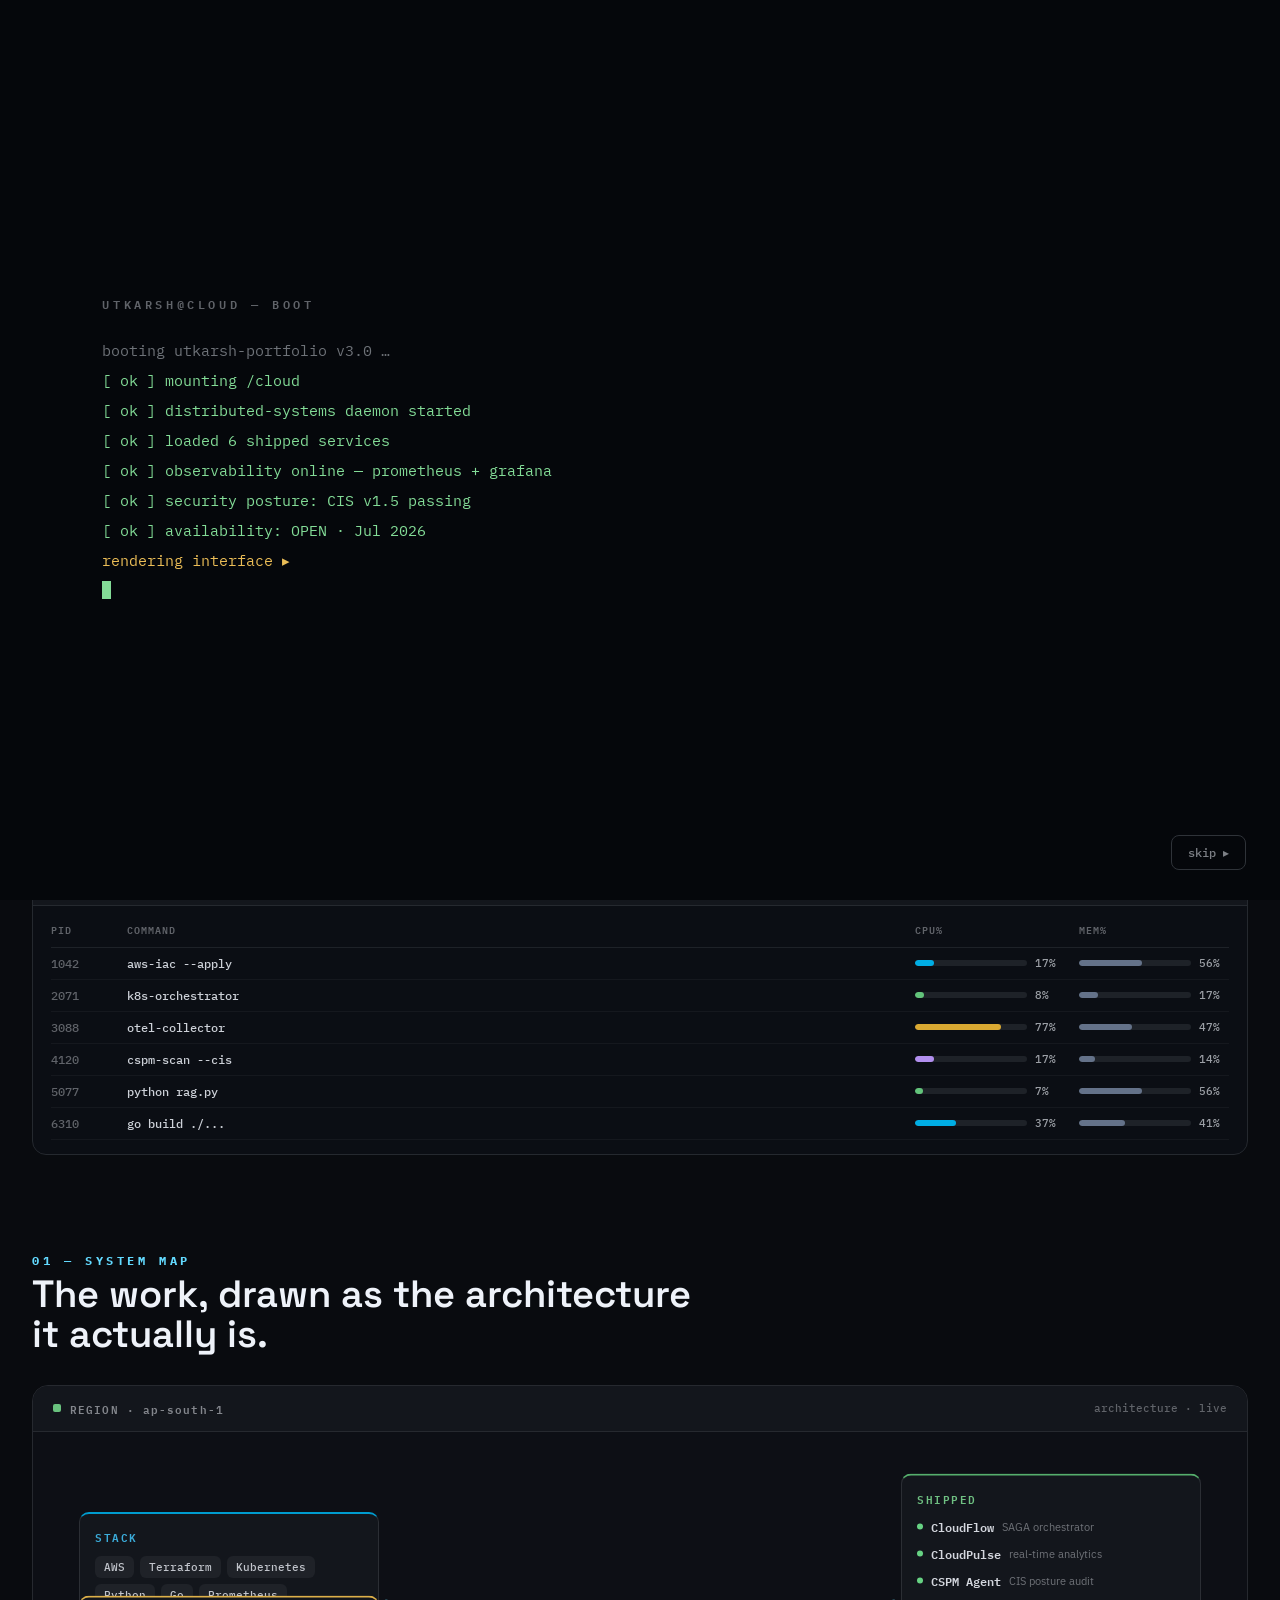
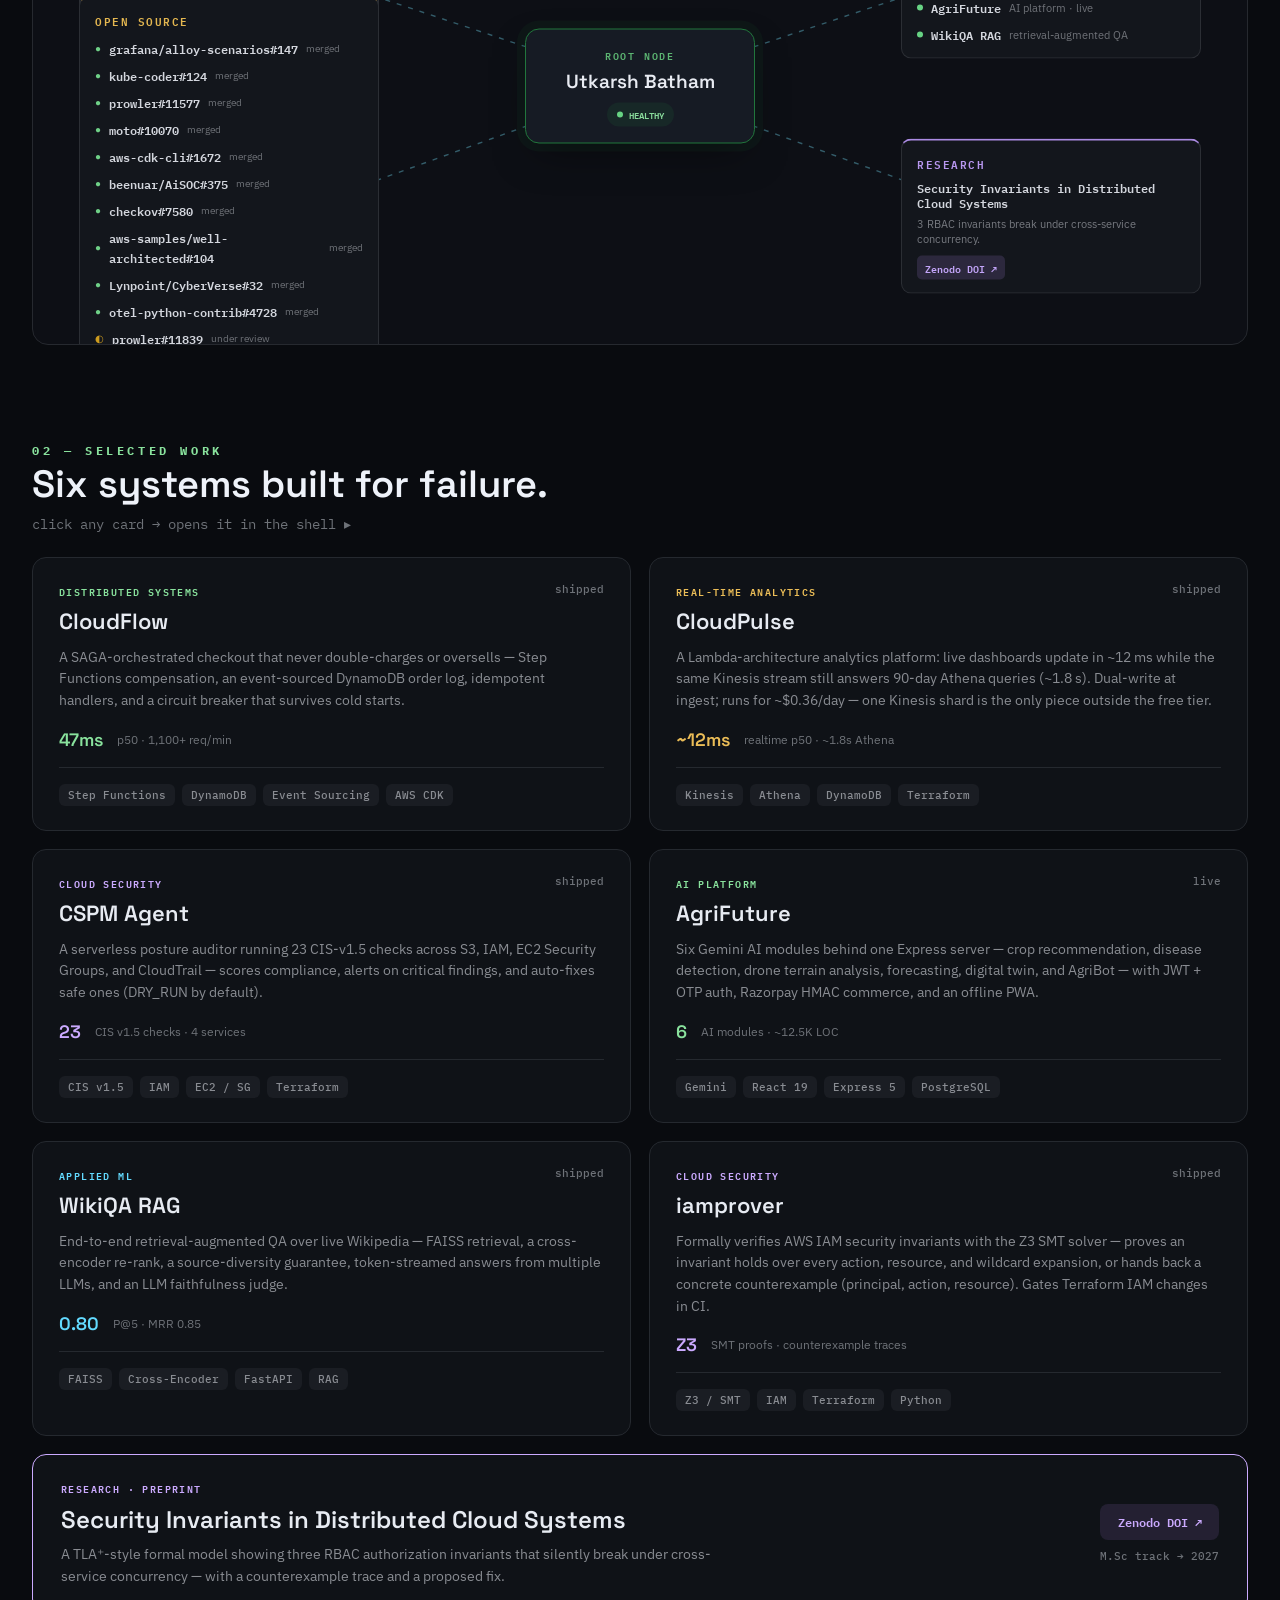
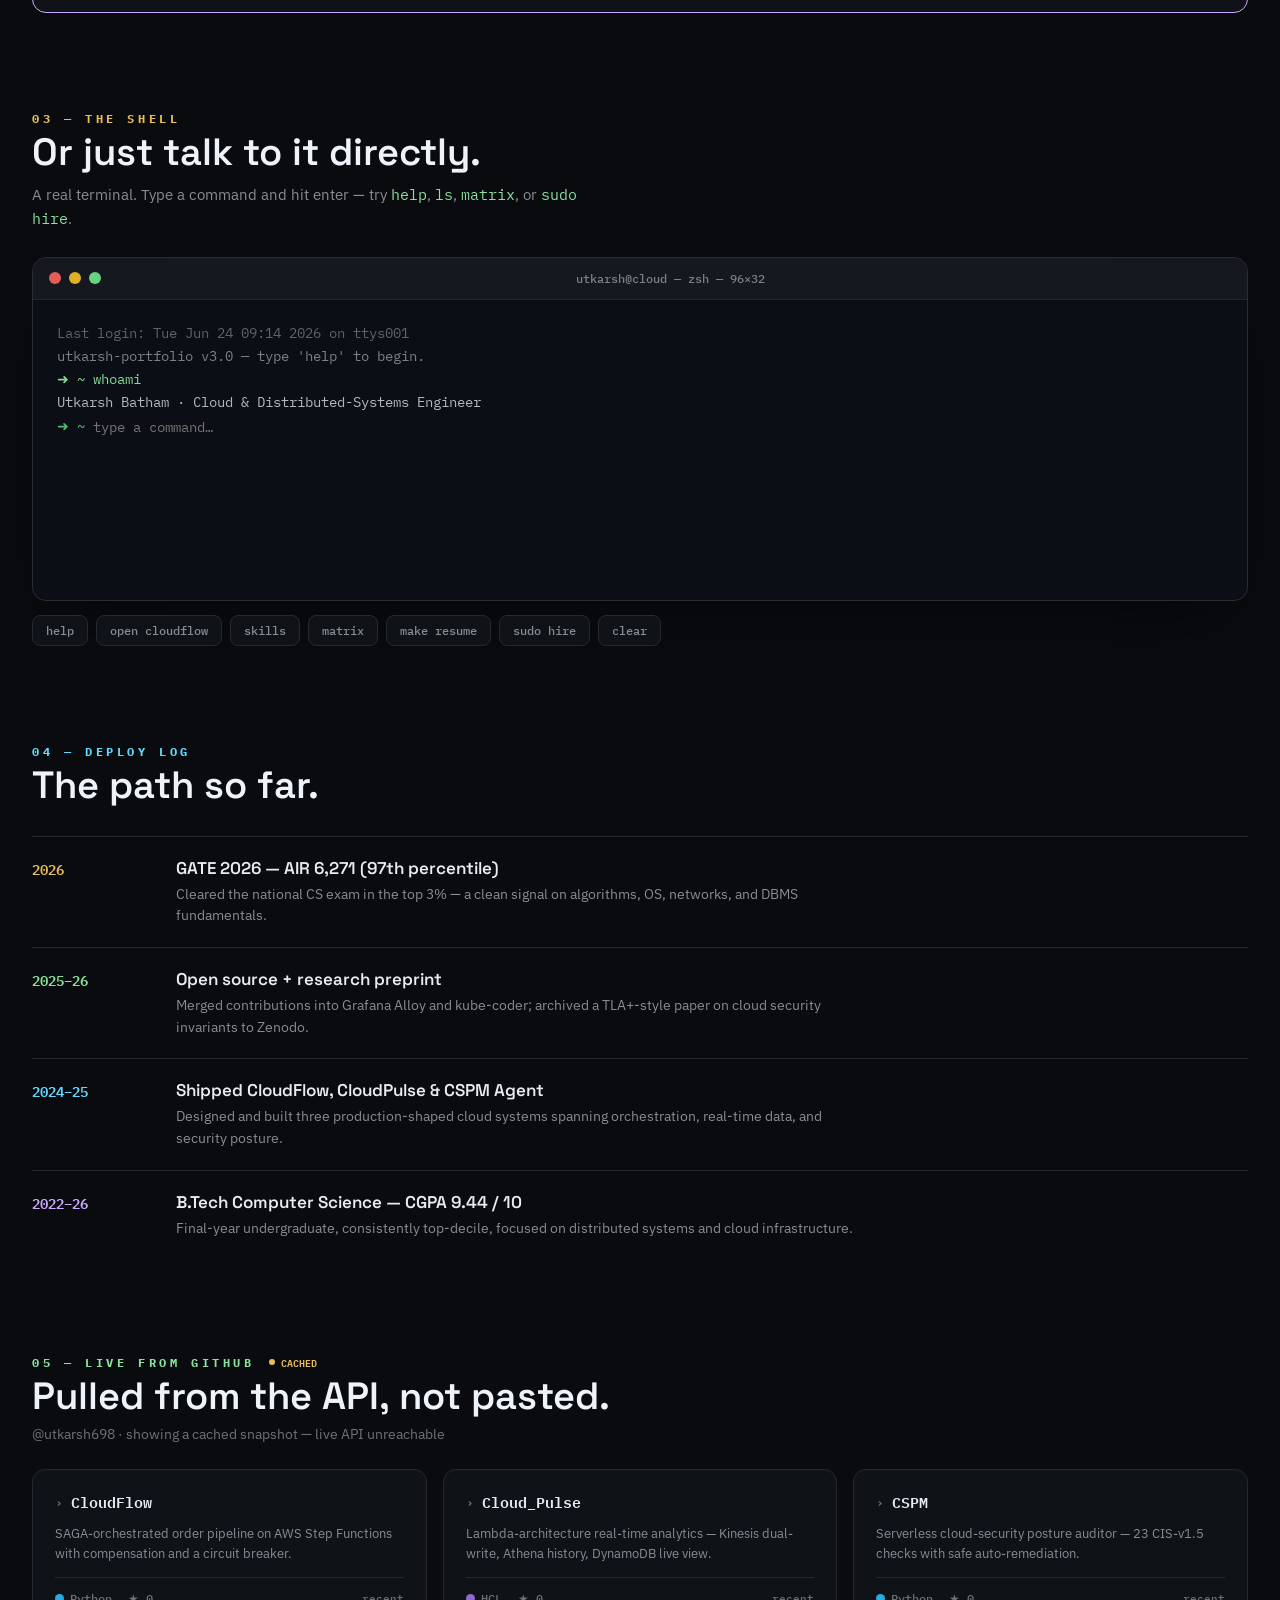
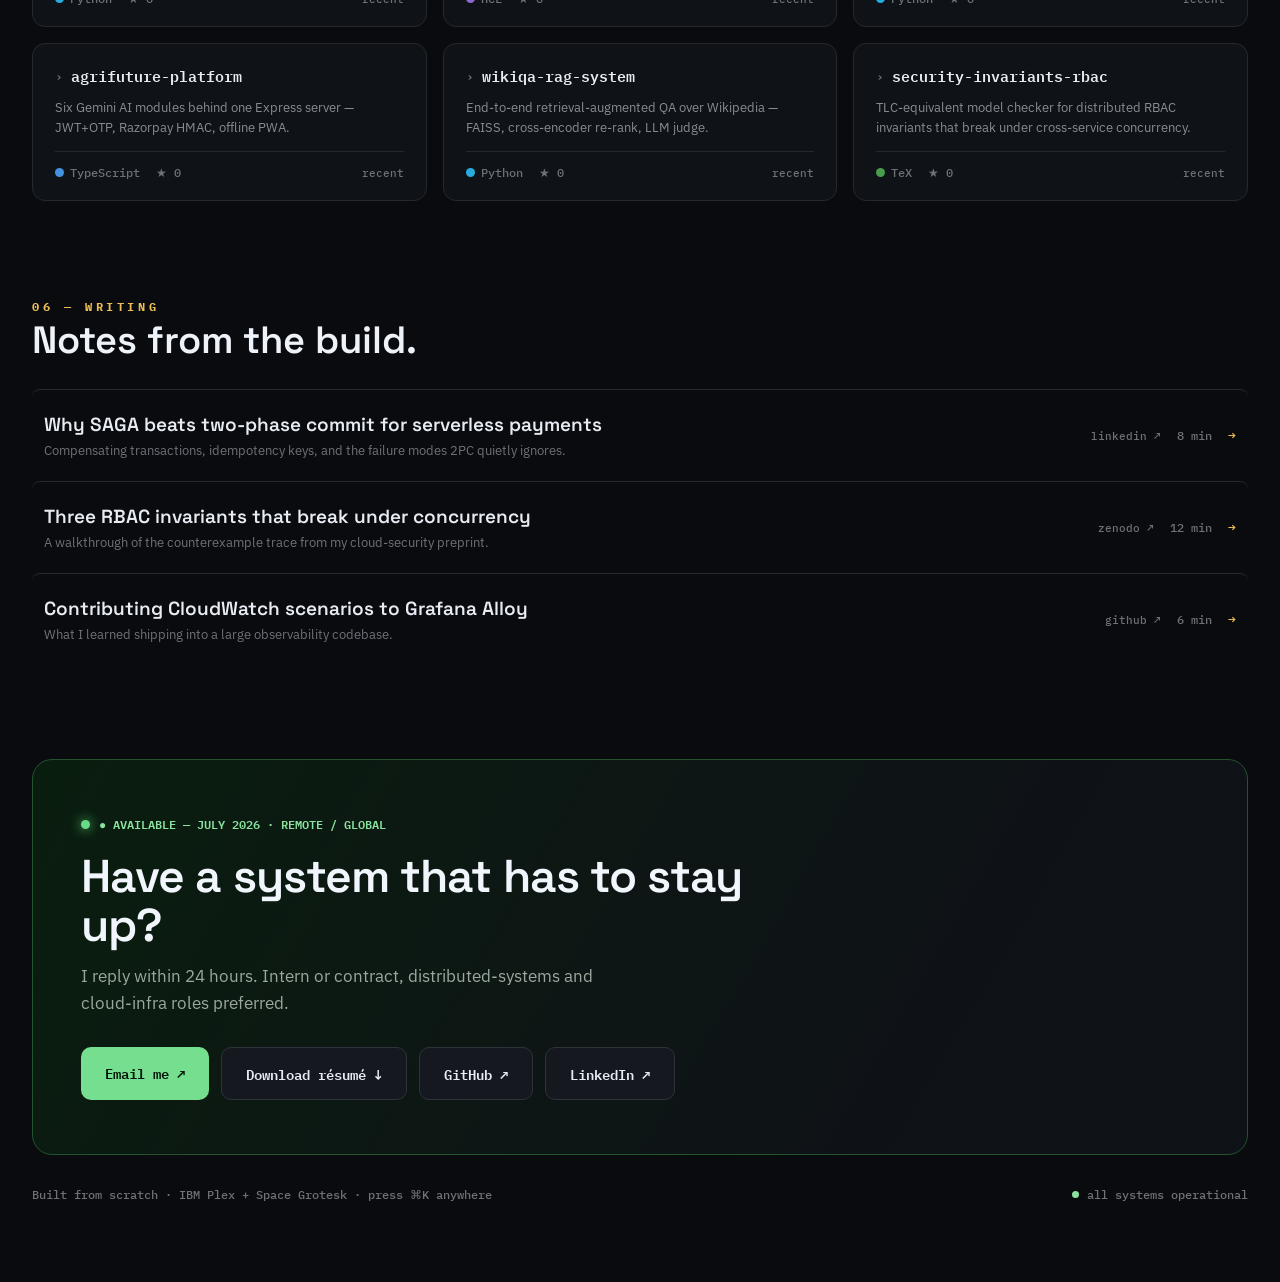
<file: index.html>
<!DOCTYPE html>
<html lang="en">
<head>
<meta charset="UTF-8">
<meta name="viewport" content="width=device-width, initial-scale=1.0">
<title>Utkarsh Batham — Cloud &amp; Distributed-Systems Engineer</title>
<meta name="description" content="Utkarsh Batham — Cloud infrastructure, distributed systems, and security automation. AWS, Terraform, Kubernetes, Python. Open to global remote roles from July 2026.">
<meta name="keywords" content="Cloud Engineer, DevOps, AWS, Terraform, Kubernetes, Docker, Python, CSPM, platform engineering, remote, India">
<meta property="og:title" content="Utkarsh Batham — Cloud Engineer">
<meta property="og:description" content="Cloud infrastructure, distributed systems, and security automation. Available globally from July 2026.">
<meta property="og:type" content="website">
<meta property="og:url" content="https://utkarsh698.github.io">
<meta property="og:image" content="https://utkarsh698.github.io/og-image.png">
<meta name="twitter:card" content="summary_large_image">
<meta name="twitter:image" content="https://utkarsh698.github.io/og-image.png">
<link rel="icon" href="data:image/svg+xml,<svg xmlns='http://www.w3.org/2000/svg' viewBox='0 0 100 100'><rect width='100' height='100' fill='%2316191f'/><rect x='28' y='28' width='44' height='44' rx='10' fill='%2342d77d'/></svg>">
<link rel="preconnect" href="https://fonts.googleapis.com">
<link rel="preconnect" href="https://fonts.gstatic.com" crossorigin>
<link href="https://fonts.googleapis.com/css2?family=IBM+Plex+Mono:wght@400;500;600;700&family=IBM+Plex+Sans:wght@400;500;600;700&family=Space+Grotesk:wght@500;600;700&display=swap" rel="stylesheet">
<script async src="https://www.googletagmanager.com/gtag/js?id=G-DZ48W4D1EW"></script>
<script>window.dataLayer=window.dataLayer||[];function gtag(){dataLayer.push(arguments);}gtag('js',new Date());gtag('config','G-DZ48W4D1EW');</script>
<style>
  *{margin:0;padding:0;box-sizing:border-box}
  html{scroll-behavior:smooth}
  :root,html[data-theme="dark"]{
    --bg:oklch(0.15 0.01 260);--card:oklch(0.18 0.012 260);--card2:oklch(0.21 0.012 260);
    --bd:oklch(0.28 0.012 260);--bd2:oklch(0.32 0.012 260);--chip:oklch(0.23 0.012 260);
    --fg:oklch(0.94 0.01 260);--hi:oklch(0.96 0.01 260);--fg2:oklch(0.64 0.01 260);--fg3:oklch(0.55 0.01 260);
    --nav:oklch(0.16 0.01 260 / .82);
    --acc-green:oklch(0.84 0.13 150);--acc-amber:oklch(0.82 0.13 85);--acc-blue:oklch(0.84 0.13 230);--acc-purple:oklch(0.8 0.13 300);
    --cta-bg1:oklch(0.21 0.04 150);--cta-bd:oklch(0.4 0.08 150);--cta-fg:oklch(0.97 0.01 260);--cta-sub:oklch(0.72 0.02 150);
    --inv-bg:oklch(0.9 0.01 260);--inv-fg:oklch(0.18 0.01 260);--ov:oklch(0.1 0.01 260 / .72);
  }
  html[data-theme="light"]{
    --bg:oklch(0.96 0.005 255);--card:oklch(1 0 0);--card2:oklch(0.985 0.003 255);
    --bd:oklch(0.9 0.006 255);--bd2:oklch(0.84 0.008 255);--chip:oklch(0.955 0.005 255);
    --fg:oklch(0.24 0.015 260);--hi:oklch(0.18 0.015 260);--fg2:oklch(0.45 0.012 260);--fg3:oklch(0.55 0.012 260);
    --nav:oklch(0.99 0.004 255 / .82);
    --acc-green:oklch(0.5 0.15 150);--acc-amber:oklch(0.56 0.14 70);--acc-blue:oklch(0.5 0.17 255);--acc-purple:oklch(0.5 0.18 300);
    --cta-bg1:oklch(0.94 0.05 150);--cta-bd:oklch(0.78 0.1 150);--cta-fg:oklch(0.2 0.03 150);--cta-sub:oklch(0.42 0.05 150);
    --inv-bg:oklch(0.22 0.015 260);--inv-fg:oklch(0.97 0.005 260);--ov:oklch(0.5 0.02 260 / .4);
  }
  body{background:var(--bg);overflow-x:hidden;transition:background .4s ease;font-family:'IBM Plex Sans';color:var(--fg)}
  ::selection{background:oklch(0.78 0.15 150 / .3)}
  ::-webkit-scrollbar{width:10px;height:10px}
  ::-webkit-scrollbar-track{background:var(--bg)}
  ::-webkit-scrollbar-thumb{background:var(--bd2);border-radius:5px}
  @keyframes blink{0%,49%{opacity:1}50%,100%{opacity:0}}
  @keyframes pulse{0%,100%{opacity:1;transform:scale(1)}50%{opacity:.45;transform:scale(.8)}}
  @keyframes dash{to{stroke-dashoffset:-24}}
  @keyframes floatUp{from{opacity:0;transform:translateY(14px)}to{opacity:1;transform:translateY(0)}}
  @keyframes slideIn{from{opacity:0;transform:translateX(24px)}to{opacity:1;transform:translateX(0)}}
  @keyframes popIn{from{opacity:0;transform:scale(.96)}to{opacity:1;transform:scale(1)}}
  .reveal{animation:floatUp .7s cubic-bezier(.2,.7,.2,1) both}
  a{text-decoration:none;color:inherit}
  [data-hover]{transition:all .2s ease}
  .nav-links a:hover{background:var(--chip);color:var(--fg)}
  [data-hover]:hover{filter:brightness(1.07)}
  .proj-card:hover,.repo-card:hover{border-color:var(--acc-green)!important;transform:translateY(-3px)}
  .post-row:hover{background:var(--card)}
  .quick-cmd:hover{border-color:var(--acc-green)!important;color:var(--acc-green)!important}
  #boot-skip:hover{border-color:oklch(0.5 0.13 150)!important;color:oklch(0.82 0.13 150)!important}
  #nav-resume:hover{background:var(--acc-green);color:oklch(0.18 0.04 150)}
  /* ===== responsive ===== */
  @media(max-width:900px){
    .nav-links{display:none!important}
    .hero-grid{grid-template-columns:1fr!important;gap:30px!important}
    .hero-h1{font-size:48px!important}
    .stat-grid{grid-template-columns:1fr 1fr!important}
    .proj-grid{grid-template-columns:1fr!important}
    .proj-span2{grid-column:auto!important;flex-direction:column!important;align-items:flex-start!important;gap:16px!important}
    .repo-grid{grid-template-columns:1fr!important}
    .sysmap-stage{height:auto!important;position:static!important;padding:60px 14px 18px!important}
    .sysmap-svg{display:none!important}
    .sysmap-node{position:static!important;transform:none!important;width:auto!important;margin-bottom:12px!important}
    .sysmap-root{position:static!important;transform:none!important;width:auto!important;margin:0 auto 16px!important}
    .htop-row,.htop-head{grid-template-columns:50px 1fr 90px 90px!important;gap:8px!important}
    .post-row{grid-template-columns:1fr!important;gap:8px!important}
  }
  @media(max-width:560px){
    .stat-grid{grid-template-columns:1fr!important}
    .sect{padding-left:18px!important;padding-right:18px!important}
    .hero-h1{font-size:40px!important}
    .cta-h2{font-size:32px!important}
    .nav-search-label{display:none}
  }
</style>
</head>
<body>
<div style="min-height:100vh">

<!-- ===== BOOT OVERLAY ===== -->
<div id="boot" style="position:fixed;inset:0;z-index:200;background:oklch(0.13 0.01 260);display:flex;flex-direction:column;justify-content:center;padding:0 8vw;transition:opacity .55s ease;opacity:1">
  <div style="font:600 12px 'IBM Plex Mono';letter-spacing:.3em;color:oklch(0.5 0.01 260);text-transform:uppercase;margin-bottom:22px">utkarsh@cloud — boot</div>
  <div style="font:400 15px/2 'IBM Plex Mono';max-width:680px">
    <div id="boot-lines"></div>
    <span style="display:inline-block;width:9px;height:18px;background:oklch(0.82 0.13 150);vertical-align:-3px;animation:blink 1.1s step-end infinite"></span>
  </div>
  <button id="boot-skip" style="position:fixed;bottom:30px;right:34px;padding:9px 16px;border-radius:8px;background:transparent;border:1px solid oklch(0.32 0.012 260);font:500 12px 'IBM Plex Mono';color:oklch(0.6 0.01 260);cursor:pointer">skip ▸</button>
</div>

<!-- ===== COMMAND PALETTE ===== -->
<div id="cmdk" style="display:none;position:fixed;inset:0;z-index:190;background:var(--ov);backdrop-filter:blur(4px);justify-content:center;align-items:flex-start;padding-top:14vh">
  <div id="cmdk-panel" style="width:min(620px,92vw);background:var(--card);border:1px solid var(--bd2);border-radius:14px;box-shadow:0 40px 90px -30px rgba(0,0,0,.6);overflow:hidden;animation:popIn .14s ease both">
    <div style="display:flex;align-items:center;gap:11px;padding:16px 18px;border-bottom:1px solid var(--bd)">
      <span style="font:600 14px 'IBM Plex Mono';color:var(--acc-green)">⌘</span>
      <input id="cmdk-input" placeholder="Jump to a section, run a command…" spellcheck="false" style="flex:1;background:transparent;border:none;outline:none;font:400 16px 'IBM Plex Sans';color:var(--fg)" />
      <span style="font:500 10px 'IBM Plex Mono';color:var(--fg3);border:1px solid var(--bd2);border-radius:5px;padding:3px 6px">esc</span>
    </div>
    <div id="cmdk-results" style="max-height:46vh;overflow-y:auto;padding:8px"></div>
  </div>
</div>

<!-- ===== MATRIX OVERLAY ===== -->
<div id="matrix" style="display:none">
  <canvas id="matrix-canvas" style="position:fixed;inset:0;z-index:185;background:#000;cursor:pointer"></canvas>
  <div id="matrix-hint" style="position:fixed;bottom:28px;left:50%;transform:translateX(-50%);z-index:186;font:500 12px 'IBM Plex Mono';color:oklch(0.8 0.2 150);cursor:pointer">click anywhere to exit the matrix ▸</div>
</div>

<!-- ===== INCIDENT TOAST ===== -->
<div id="incident" style="display:none;position:fixed;bottom:26px;right:26px;z-index:170;width:340px;background:var(--card);border:1px solid var(--bd2);border-radius:12px;box-shadow:0 24px 60px -24px rgba(0,0,0,.5);overflow:hidden"></div>

<!-- ===== STICKY NAV ===== -->
<nav style="position:sticky;top:0;z-index:50;display:flex;align-items:center;gap:16px;padding:0 28px;height:60px;background:var(--nav);backdrop-filter:blur(14px);border-bottom:1px solid var(--bd);transition:background .4s,border-color .4s">
  <a href="#top" style="display:flex;align-items:center;gap:9px">
    <span style="width:11px;height:11px;border-radius:3px;background:var(--acc-green);box-shadow:0 0 10px oklch(0.78 0.15 150 / .7)"></span>
    <span style="font:600 14px 'IBM Plex Mono';color:var(--fg)">utkarsh<span style="color:var(--fg3)">@</span>cloud</span>
  </a>
  <div class="nav-links" style="margin-left:14px;display:flex;gap:2px;font:500 13px 'IBM Plex Mono'">
    <a href="#dashboard" data-hover style="padding:7px 11px;border-radius:7px;color:var(--fg3)">dashboard</a>
    <a href="#systemmap" data-hover style="padding:7px 11px;border-radius:7px;color:var(--fg3)">system map</a>
    <a href="#projects" data-hover style="padding:7px 11px;border-radius:7px;color:var(--fg3)">projects</a>
    <a href="#shell" data-hover style="padding:7px 11px;border-radius:7px;color:var(--fg3)">shell</a>
    <a href="#github" data-hover style="padding:7px 11px;border-radius:7px;color:var(--fg3)">github</a>
    <a href="#writing" data-hover style="padding:7px 11px;border-radius:7px;color:var(--fg3)">writing</a>
  </div>
  <div style="margin-left:auto;display:flex;align-items:center;gap:10px">
    <button id="nav-search" data-hover style="display:flex;align-items:center;gap:8px;padding:7px 12px;border-radius:8px;background:var(--chip);border:1px solid var(--bd);font:500 12px 'IBM Plex Mono';color:var(--fg3);cursor:pointer"><span class="nav-search-label">Search</span><span style="border:1px solid var(--bd2);border-radius:4px;padding:1px 5px;font-size:10px">⌘K</span></button>
    <button id="nav-theme" data-hover title="Toggle theme" style="width:36px;height:36px;border-radius:9px;background:var(--chip);border:1px solid var(--bd);font-size:15px;cursor:pointer;color:var(--fg);display:flex;align-items:center;justify-content:center">☀</button>
    <a id="nav-resume" href="#contact" style="padding:8px 15px;border-radius:8px;background:var(--inv-bg);color:var(--inv-fg);font:600 12px 'IBM Plex Mono';cursor:pointer">Résumé ↓</a>
  </div>
</nav>

<!-- ===== HERO / DASHBOARD ===== -->
<section id="top" class="sect" style="position:relative;max-width:1280px;margin:0 auto;padding:70px 32px 30px">
  <a name="dashboard"></a>
  <div class="hero-grid" style="display:grid;grid-template-columns:1.1fr .9fr;gap:54px;align-items:center">
    <div class="reveal">
      <div style="display:flex;align-items:center;gap:16px;margin-bottom:26px">
        <div style="position:relative;width:118px;height:118px;border-radius:16px;flex-shrink:0;background:linear-gradient(150deg,oklch(0.24 0.02 260),oklch(0.18 0.012 260));border:1px solid var(--bd2);overflow:hidden;box-shadow:0 16px 40px -18px rgba(0,0,0,.6)">
          <img src="assets/utkarsh.png" alt="Utkarsh Batham" style="width:100%;height:100%;object-fit:cover;object-position:center 22%" />
        </div>
        <div>
          <div style="font:600 10px 'IBM Plex Mono';letter-spacing:.16em;color:var(--fg3);text-transform:uppercase">Operator</div>
          <div style="font:600 15px 'IBM Plex Mono';color:var(--fg);margin-top:3px">utkarsh<span style="color:var(--fg3)">@</span>cloud</div>
          <div style="display:inline-flex;align-items:center;gap:6px;margin-top:8px;padding:4px 10px;border-radius:20px;background:oklch(0.6 0.13 150 / .14);font:600 10px 'IBM Plex Mono';color:var(--acc-green)"><span style="width:6px;height:6px;border-radius:50%;background:var(--acc-green);animation:pulse 1.8s ease-in-out infinite"></span>ONLINE</div>
        </div>
      </div>
      <div style="font:700 12px 'IBM Plex Mono';letter-spacing:.34em;color:var(--acc-green);text-transform:uppercase">Cloud · Distributed Systems · Security</div>
      <h1 class="hero-h1" style="font:600 68px/1.02 'Space Grotesk';color:var(--hi);margin-top:18px;letter-spacing:-.02em">Utkarsh<br>Batham</h1>
      <p style="font:400 18px/1.6 'IBM Plex Sans';color:var(--fg2);margin-top:22px;max-width:480px">I build infrastructure for the moment it has to keep working — when traffic spikes, a region drops, or a payment errors at 3am. CSE final-year — top&nbsp;3% in GATE, India's national CS entrance exam (~1M&nbsp;candidates).</p>
      <div style="display:flex;gap:12px;margin-top:30px;flex-wrap:wrap">
        <a href="#projects" data-hover style="padding:13px 22px;border-radius:10px;background:var(--acc-green);color:oklch(0.18 0.04 150);font:600 13px 'IBM Plex Mono'">View the work →</a>
        <a href="#shell" data-hover style="padding:13px 22px;border-radius:10px;background:var(--card);border:1px solid var(--bd2);color:var(--fg);font:600 13px 'IBM Plex Mono'">Run the shell ⌘</a>
      </div>
      <div style="display:flex;gap:26px;margin-top:34px;flex-wrap:wrap">
        <a href="https://github.com/utkarsh698" target="_blank" rel="noopener" data-hover style="font:500 13px 'IBM Plex Mono';color:var(--fg3)">GitHub ↗</a>
        <a href="https://www.linkedin.com/in/utkarsh-batham" target="_blank" data-hover style="font:500 13px 'IBM Plex Mono';color:var(--fg3)">LinkedIn ↗</a>
        <a href="https://doi.org/10.5281/zenodo.20686317" target="_blank" data-hover style="font:500 13px 'IBM Plex Mono';color:var(--fg3)">Zenodo DOI ↗</a>
      </div>
    </div>

    <div class="reveal" style="background:oklch(0.18 0.012 260);border:1px solid oklch(0.28 0.012 260);border-radius:16px;overflow:hidden;box-shadow:0 30px 70px -30px rgba(0,0,0,.7)">
      <div style="height:42px;display:flex;align-items:center;gap:10px;padding:0 16px;background:oklch(0.21 0.012 260);border-bottom:1px solid oklch(0.28 0.012 260)">
        <span style="width:10px;height:10px;border-radius:3px;background:oklch(0.74 0.14 30)"></span>
        <span style="font:600 12px 'IBM Plex Mono';color:oklch(0.82 0.01 260)">production</span>
        <span style="margin-left:auto;display:flex;align-items:center;gap:6px;font:600 10px 'IBM Plex Mono';color:oklch(0.8 0.13 150)"><span style="width:6px;height:6px;border-radius:50%;background:oklch(0.78 0.15 150);animation:pulse 1.8s ease-in-out infinite"></span>LIVE</span>
      </div>
      <a href="#projects" data-hover style="padding:16px;display:grid;grid-template-columns:1fr 1fr;gap:11px;text-decoration:none" title="CloudFlow load test — see the benchmark">
        <div style="background:oklch(0.21 0.012 260);border:1px solid oklch(0.28 0.012 260);border-radius:10px;padding:13px 15px">
          <div style="font:500 9px 'IBM Plex Mono';letter-spacing:.12em;text-transform:uppercase;color:oklch(0.56 0.01 260)">CloudFlow p50</div>
          <div style="font:600 26px 'Space Grotesk';color:oklch(0.84 0.13 230);margin-top:5px"><span id="m-latency">47</span><span style="font-size:13px;color:oklch(0.5 0.01 260)">ms</span></div>
        </div>
        <div style="background:oklch(0.21 0.012 260);border:1px solid oklch(0.28 0.012 260);border-radius:10px;padding:13px 15px">
          <div style="font:500 9px 'IBM Plex Mono';letter-spacing:.12em;text-transform:uppercase;color:oklch(0.56 0.01 260)">throughput</div>
          <div style="font:600 26px 'Space Grotesk';color:oklch(0.84 0.13 85);margin-top:5px"><span id="m-rps">1.1k</span><span style="font-size:13px;color:oklch(0.5 0.01 260)">/min</span></div>
        </div>
        <div style="grid-column:span 2;background:oklch(0.21 0.012 260);border:1px solid oklch(0.28 0.012 260);border-radius:10px;padding:13px 15px">
          <div style="display:flex;justify-content:space-between;align-items:baseline"><div style="font:500 9px 'IBM Plex Mono';letter-spacing:.12em;text-transform:uppercase;color:oklch(0.56 0.01 260)">commit activity · 4 yrs</div><div style="font:600 13px 'IBM Plex Mono';color:oklch(0.8 0.13 150)">↑ <span id="m-uptime">99.98</span>%</div></div>
          <svg viewBox="0 0 320 70" style="width:100%;height:64px;margin-top:6px" preserveAspectRatio="none">
            <defs><linearGradient id="hs" x1="0" y1="0" x2="0" y2="1"><stop offset="0" stop-color="oklch(0.7 0.14 150)" stop-opacity=".4"></stop><stop offset="1" stop-color="oklch(0.7 0.14 150)" stop-opacity="0"></stop></linearGradient></defs>
            <path d="M0,58 L29,52 L58,55 L87,44 L116,48 L145,36 L174,39 L203,26 L232,30 L261,17 L290,13 L320,8 L320,70 L0,70 Z" fill="url(#hs)"></path>
            <path d="M0,58 L29,52 L58,55 L87,44 L116,48 L145,36 L174,39 L203,26 L232,30 L261,17 L290,13 L320,8" fill="none" stroke="oklch(0.78 0.14 150)" stroke-width="2"></path>
            <circle cx="320" cy="8" r="3.5" fill="oklch(0.84 0.14 150)"></circle>
          </svg>
        </div>
      </a>
    </div>
  </div>

  <div class="reveal stat-grid" style="display:grid;grid-template-columns:repeat(4,1fr);gap:14px;margin-top:46px">
    <div style="background:var(--card);border:1px solid var(--bd);border-radius:12px;padding:18px 20px">
      <div style="font:600 28px 'Space Grotesk';color:var(--acc-green)">9.44<span style="font-size:14px;color:var(--fg3)">/10</span></div>
      <div style="font:500 11px 'IBM Plex Mono';letter-spacing:.1em;text-transform:uppercase;color:var(--fg3);margin-top:5px">CGPA</div>
    </div>
    <div style="background:var(--card);border:1px solid var(--bd);border-radius:12px;padding:18px 20px">
      <div style="font:600 28px 'Space Grotesk';color:var(--acc-amber)">Top 3<span style="font-size:14px;color:var(--fg3)">%</span></div>
      <div style="font:500 11px 'IBM Plex Mono';letter-spacing:.1em;text-transform:uppercase;color:var(--fg3);margin-top:5px">GATE · AIR 6,271 / ~1M</div>
    </div>
    <div style="background:var(--card);border:1px solid var(--bd);border-radius:12px;padding:18px 20px">
      <div style="font:600 28px 'Space Grotesk';color:var(--acc-blue)">6</div>
      <div style="font:500 11px 'IBM Plex Mono';letter-spacing:.1em;text-transform:uppercase;color:var(--fg3);margin-top:5px">Systems shipped</div>
    </div>
    <div style="background:var(--card);border:1px solid var(--bd);border-radius:12px;padding:18px 20px">
      <div style="font:600 28px 'Space Grotesk';color:var(--acc-purple)">10<span style="font-size:14px;color:var(--fg3)">/13</span></div>
      <div style="font:500 11px 'IBM Plex Mono';letter-spacing:.1em;text-transform:uppercase;color:var(--fg3);margin-top:5px">OSS PRs merged</div>
    </div>
  </div>

  <!-- htop process monitor -->
  <div class="reveal" style="margin-top:14px;background:oklch(0.165 0.012 260);border:1px solid oklch(0.28 0.012 260);border-radius:14px;overflow:hidden">
    <div style="height:38px;display:flex;align-items:center;gap:10px;padding:0 16px;background:oklch(0.2 0.012 260);border-bottom:1px solid oklch(0.28 0.012 260)">
      <span style="font:600 11px 'IBM Plex Mono';color:oklch(0.62 0.01 260)">htop — skills as running processes</span>
      <span style="margin-left:auto;font:500 10px 'IBM Plex Mono';color:oklch(0.5 0.01 260)">load avg <span id="load-avg">0.62 0.71 0.68</span></span>
    </div>
    <div style="padding:14px 18px">
      <div class="htop-head" style="display:grid;grid-template-columns:62px 1fr 150px 150px;gap:14px;font:600 10px 'IBM Plex Mono';letter-spacing:.1em;text-transform:uppercase;color:oklch(0.5 0.01 260);padding-bottom:9px;border-bottom:1px solid oklch(0.25 0.012 260)">
        <span>PID</span><span>COMMAND</span><span>CPU%</span><span>MEM%</span>
      </div>
      <div id="procs"></div>
    </div>
  </div>
</section>

<!-- ===== SYSTEM MAP ===== -->
<section id="systemmap" class="sect" style="max-width:1280px;margin:0 auto;padding:64px 32px 30px">
  <span style="font:700 12px 'IBM Plex Mono';letter-spacing:.3em;color:var(--acc-blue);text-transform:uppercase">01 — System Map</span>
  <h2 style="font:600 38px/1.05 'Space Grotesk';color:var(--hi);margin-top:6px;max-width:680px">The work, drawn as the architecture it actually is.</h2>

  <div class="sysmap-stage" style="position:relative;margin-top:30px;background:oklch(0.17 0.012 265);border:1px solid oklch(0.28 0.012 265);border-radius:16px;overflow:hidden;height:560px">
    <div style="position:absolute;top:0;left:0;right:0;height:46px;display:flex;align-items:center;justify-content:space-between;padding:0 20px;background:oklch(0.2 0.012 265);border-bottom:1px solid oklch(0.28 0.012 265);z-index:5">
      <div style="display:flex;align-items:center;gap:9px;font:600 11px 'IBM Plex Mono';letter-spacing:.1em;color:oklch(0.62 0.01 265)"><span style="width:8px;height:8px;border-radius:2px;background:oklch(0.74 0.13 150)"></span>REGION · ap-south-1</div>
      <div style="font:500 11px 'IBM Plex Mono';color:oklch(0.5 0.01 265)">architecture · live</div>
    </div>
    <svg class="sysmap-svg" viewBox="0 0 1216 560" style="position:absolute;inset:0;width:100%;height:100%;z-index:1" preserveAspectRatio="none">
      <g fill="none" stroke="oklch(0.45 0.05 220)" stroke-width="1.4" stroke-dasharray="5 7" style="animation:dash 1.4s linear infinite">
        <path d="M608,300 L250,180"></path><path d="M608,300 L966,180"></path><path d="M608,300 L250,430"></path><path d="M608,300 L966,430"></path>
      </g>
    </svg>
    <div class="sysmap-root" style="position:absolute;left:50%;top:300px;transform:translate(-50%,-50%);z-index:4;text-align:center;background:oklch(0.22 0.02 265);border:1.5px solid oklch(0.5 0.12 150);border-radius:14px;padding:16px 24px;box-shadow:0 0 0 8px oklch(0.5 0.12 150 / .08),0 16px 40px -12px rgba(0,0,0,.5);width:230px">
      <div style="font:600 10px 'IBM Plex Mono';letter-spacing:.18em;color:oklch(0.7 0.13 150);text-transform:uppercase">root node</div>
      <div style="font:600 19px 'Space Grotesk';color:oklch(0.94 0.01 265);margin-top:5px">Utkarsh Batham</div>
      <div style="display:inline-flex;align-items:center;gap:6px;margin-top:9px;padding:4px 10px;border-radius:20px;background:oklch(0.5 0.12 150 / .14);font:600 9px 'IBM Plex Mono';color:oklch(0.82 0.12 150)"><span style="width:6px;height:6px;border-radius:50%;background:oklch(0.78 0.15 150);animation:pulse 1.8s ease-in-out infinite"></span>HEALTHY</div>
    </div>
    <div class="sysmap-node" style="position:absolute;left:46px;top:180px;transform:translateY(-50%);width:300px;z-index:3;background:oklch(0.2 0.012 265);border:1px solid oklch(0.3 0.012 265);border-top:2px solid oklch(0.65 0.13 230);border-radius:10px;padding:13px 15px">
      <div style="font:600 11px 'IBM Plex Mono';letter-spacing:.14em;color:oklch(0.7 0.12 230);text-transform:uppercase">Stack</div>
      <div style="display:flex;flex-wrap:wrap;gap:6px;margin-top:10px">
        <span style="padding:4px 9px;border-radius:6px;background:oklch(0.25 0.012 265);font:500 11px 'IBM Plex Mono';color:oklch(0.82 0.01 265)">AWS</span><span style="padding:4px 9px;border-radius:6px;background:oklch(0.25 0.012 265);font:500 11px 'IBM Plex Mono';color:oklch(0.82 0.01 265)">Terraform</span><span style="padding:4px 9px;border-radius:6px;background:oklch(0.25 0.012 265);font:500 11px 'IBM Plex Mono';color:oklch(0.82 0.01 265)">Kubernetes</span><span style="padding:4px 9px;border-radius:6px;background:oklch(0.25 0.012 265);font:500 11px 'IBM Plex Mono';color:oklch(0.82 0.01 265)">Python</span><span style="padding:4px 9px;border-radius:6px;background:oklch(0.25 0.012 265);font:500 11px 'IBM Plex Mono';color:oklch(0.82 0.01 265)">Go</span><span style="padding:4px 9px;border-radius:6px;background:oklch(0.25 0.012 265);font:500 11px 'IBM Plex Mono';color:oklch(0.82 0.01 265)">Prometheus</span>
      </div>
    </div>
    <div class="sysmap-node" style="position:absolute;right:46px;top:180px;transform:translateY(-50%);width:300px;z-index:3;background:oklch(0.2 0.012 265);border:1px solid oklch(0.3 0.012 265);border-top:2px solid oklch(0.68 0.13 150);border-radius:10px;padding:13px 15px">
      <div style="font:600 11px 'IBM Plex Mono';letter-spacing:.14em;color:oklch(0.74 0.12 150);text-transform:uppercase">Shipped</div>
      <div style="margin-top:9px;display:flex;flex-direction:column;gap:7px">
        <div style="display:flex;align-items:center;gap:8px"><span style="width:6px;height:6px;border-radius:50%;background:oklch(0.78 0.15 150)"></span><span style="font:600 12px 'IBM Plex Mono';color:oklch(0.88 0.01 265)">CloudFlow</span><span style="font:400 11px 'IBM Plex Sans';color:oklch(0.55 0.01 265)">SAGA orchestrator</span></div>
        <div style="display:flex;align-items:center;gap:8px"><span style="width:6px;height:6px;border-radius:50%;background:oklch(0.78 0.15 150)"></span><span style="font:600 12px 'IBM Plex Mono';color:oklch(0.88 0.01 265)">CloudPulse</span><span style="font:400 11px 'IBM Plex Sans';color:oklch(0.55 0.01 265)">real-time analytics</span></div>
        <div style="display:flex;align-items:center;gap:8px"><span style="width:6px;height:6px;border-radius:50%;background:oklch(0.78 0.15 150)"></span><span style="font:600 12px 'IBM Plex Mono';color:oklch(0.88 0.01 265)">CSPM Agent</span><span style="font:400 11px 'IBM Plex Sans';color:oklch(0.55 0.01 265)">CIS posture audit</span></div>
        <div style="display:flex;align-items:center;gap:8px"><span style="width:6px;height:6px;border-radius:50%;background:oklch(0.78 0.15 150)"></span><span style="font:600 12px 'IBM Plex Mono';color:oklch(0.88 0.01 265)">AgriFuture</span><span style="font:400 11px 'IBM Plex Sans';color:oklch(0.55 0.01 265)">AI platform · live</span></div>
        <div style="display:flex;align-items:center;gap:8px"><span style="width:6px;height:6px;border-radius:50%;background:oklch(0.78 0.15 150)"></span><span style="font:600 12px 'IBM Plex Mono';color:oklch(0.88 0.01 265)">WikiQA RAG</span><span style="font:400 11px 'IBM Plex Sans';color:oklch(0.55 0.01 265)">retrieval-augmented QA</span></div>
      </div>
    </div>
    <div class="sysmap-node" style="position:absolute;left:46px;top:430px;transform:translateY(-50%);width:300px;z-index:3;background:oklch(0.2 0.012 265);border:1px solid oklch(0.3 0.012 265);border-top:2px solid oklch(0.78 0.13 85);border-radius:10px;padding:13px 15px">
      <div style="font:600 11px 'IBM Plex Mono';letter-spacing:.14em;color:oklch(0.8 0.13 85);text-transform:uppercase">Open Source</div>
      <div style="margin-top:9px;display:flex;flex-direction:column;gap:7px">
        <div style="display:flex;align-items:center;gap:8px"><span style="color:oklch(0.78 0.14 150);font-size:10px">●</span><span style="font:600 12px 'IBM Plex Mono';color:oklch(0.88 0.01 265)">grafana/alloy-scenarios#147</span><span style="font:400 10px 'IBM Plex Sans';color:oklch(0.55 0.01 265)">merged</span></div>
        <div style="display:flex;align-items:center;gap:8px"><span style="color:oklch(0.78 0.14 150);font-size:10px">●</span><span style="font:600 12px 'IBM Plex Mono';color:oklch(0.88 0.01 265)">kube-coder#124</span><span style="font:400 10px 'IBM Plex Sans';color:oklch(0.55 0.01 265)">merged</span></div>
        <div style="display:flex;align-items:center;gap:8px"><span style="color:oklch(0.78 0.14 150);font-size:10px">●</span><span style="font:600 12px 'IBM Plex Mono';color:oklch(0.88 0.01 265)">prowler#11577</span><span style="font:400 10px 'IBM Plex Sans';color:oklch(0.55 0.01 265)">merged</span></div>
        <div style="display:flex;align-items:center;gap:8px"><span style="color:oklch(0.78 0.14 150);font-size:10px">●</span><span style="font:600 12px 'IBM Plex Mono';color:oklch(0.88 0.01 265)">moto#10070</span><span style="font:400 10px 'IBM Plex Sans';color:oklch(0.55 0.01 265)">merged</span></div>
        <div style="display:flex;align-items:center;gap:8px"><span style="color:oklch(0.78 0.14 150);font-size:10px">●</span><span style="font:600 12px 'IBM Plex Mono';color:oklch(0.88 0.01 265)">aws-cdk-cli#1672</span><span style="font:400 10px 'IBM Plex Sans';color:oklch(0.55 0.01 265)">merged</span></div>
        <div style="display:flex;align-items:center;gap:8px"><span style="color:oklch(0.78 0.14 150);font-size:10px">●</span><span style="font:600 12px 'IBM Plex Mono';color:oklch(0.88 0.01 265)">beenuar/AiSOC#375</span><span style="font:400 10px 'IBM Plex Sans';color:oklch(0.55 0.01 265)">merged</span></div>
        <div style="display:flex;align-items:center;gap:8px"><span style="color:oklch(0.78 0.14 150);font-size:10px">●</span><span style="font:600 12px 'IBM Plex Mono';color:oklch(0.88 0.01 265)">checkov#7580</span><span style="font:400 10px 'IBM Plex Sans';color:oklch(0.55 0.01 265)">merged</span></div>
        <div style="display:flex;align-items:center;gap:8px"><span style="color:oklch(0.78 0.14 150);font-size:10px">●</span><span style="font:600 12px 'IBM Plex Mono';color:oklch(0.88 0.01 265)">aws-samples/well-architected#104</span><span style="font:400 10px 'IBM Plex Sans';color:oklch(0.55 0.01 265)">merged</span></div>
        <div style="display:flex;align-items:center;gap:8px"><span style="color:oklch(0.78 0.14 150);font-size:10px">●</span><span style="font:600 12px 'IBM Plex Mono';color:oklch(0.88 0.01 265)">Lynpoint/CyberVerse#32</span><span style="font:400 10px 'IBM Plex Sans';color:oklch(0.55 0.01 265)">merged</span></div>
        <div style="display:flex;align-items:center;gap:8px"><span style="color:oklch(0.78 0.14 150);font-size:10px">●</span><span style="font:600 12px 'IBM Plex Mono';color:oklch(0.88 0.01 265)">otel-python-contrib#4728</span><span style="font:400 10px 'IBM Plex Sans';color:oklch(0.55 0.01 265)">merged</span></div>
        <div style="display:flex;align-items:center;gap:8px"><span style="color:oklch(0.72 0.14 85);font-size:10px">◐</span><span style="font:600 12px 'IBM Plex Mono';color:oklch(0.88 0.01 265)">prowler#11839</span><span style="font:400 10px 'IBM Plex Sans';color:oklch(0.55 0.01 265)">under review</span></div>
        <div style="display:flex;align-items:center;gap:8px"><span style="color:oklch(0.72 0.14 85);font-size:10px">◐</span><span style="font:600 12px 'IBM Plex Mono';color:oklch(0.88 0.01 265)">aws-cdk#38195</span><span style="font:400 10px 'IBM Plex Sans';color:oklch(0.55 0.01 265)">under review</span></div>
        <div style="display:flex;align-items:center;gap:8px"><span style="color:oklch(0.72 0.14 85);font-size:10px">◐</span><span style="font:600 12px 'IBM Plex Mono';color:oklch(0.88 0.01 265)">Climate-Vision/ClimateVision#124</span><span style="font:400 10px 'IBM Plex Sans';color:oklch(0.55 0.01 265)">under review</span></div>
      </div>
    </div>
    <div class="sysmap-node" style="position:absolute;right:46px;top:430px;transform:translateY(-50%);width:300px;z-index:3;background:oklch(0.2 0.012 265);border:1px solid oklch(0.3 0.012 265);border-top:2px solid oklch(0.7 0.13 300);border-radius:10px;padding:13px 15px">
      <div style="font:600 11px 'IBM Plex Mono';letter-spacing:.14em;color:oklch(0.74 0.13 300);text-transform:uppercase">Research</div>
      <div style="font:600 12px/1.3 'IBM Plex Mono';color:oklch(0.88 0.01 265);margin-top:8px">Security Invariants in Distributed Cloud Systems</div>
      <div style="font:400 11px/1.4 'IBM Plex Sans';color:oklch(0.58 0.01 265);margin-top:5px">3 RBAC invariants break under cross-service concurrency.</div>
      <a href="https://doi.org/10.5281/zenodo.20686317" target="_blank" style="display:inline-block;margin-top:8px;padding:3px 8px;border-radius:5px;background:oklch(0.7 0.13 300 / .16);font:600 10px 'IBM Plex Mono';color:oklch(0.78 0.12 300)">Zenodo DOI ↗</a>
    </div>
  </div>
</section>

<!-- ===== PROJECTS ===== -->
<section id="projects" class="sect" style="max-width:1280px;margin:0 auto;padding:64px 32px 30px">
  <span style="font:700 12px 'IBM Plex Mono';letter-spacing:.3em;color:var(--acc-green);text-transform:uppercase">02 — Selected Work</span>
  <h2 style="font:600 38px/1.05 'Space Grotesk';color:var(--hi);margin-top:6px;max-width:680px">Six systems built for failure.</h2>
  <p style="font:400 14px 'IBM Plex Mono';color:var(--fg3);margin-top:10px">click any card → opens it in the shell ▸</p>

  <div class="proj-grid" style="display:grid;grid-template-columns:1fr 1fr;gap:18px;margin-top:24px">
    <div id="projects-grid" style="display:contents"></div>

    <div class="proj-span2" style="grid-column:span 2;display:flex;align-items:center;gap:26px;background:var(--card);border:1px solid var(--acc-purple);border-radius:14px;padding:24px 28px">
      <div style="flex:1">
        <div style="font:600 10px 'IBM Plex Mono';letter-spacing:.14em;text-transform:uppercase;color:var(--acc-purple)">Research · Preprint</div>
        <div style="font:600 24px 'Space Grotesk';color:var(--fg);margin-top:7px">Security Invariants in Distributed Cloud Systems</div>
        <p style="font:400 14px/1.55 'IBM Plex Sans';color:var(--fg2);margin-top:9px;max-width:680px">A TLA⁺-style formal model showing three RBAC authorization invariants that silently break under cross-service concurrency — with a counterexample trace and a proposed fix.</p>
      </div>
      <div style="display:flex;flex-direction:column;gap:9px;flex-shrink:0">
        <a href="https://doi.org/10.5281/zenodo.20686317" target="_blank" style="text-align:center;padding:8px 16px;border-radius:8px;background:oklch(0.6 0.13 300 / .16);font:600 12px 'IBM Plex Mono';color:var(--acc-purple)">Zenodo DOI ↗</a>
        <span style="text-align:center;font:500 11px 'IBM Plex Mono';color:var(--fg3)">M.Sc track → 2027</span>
      </div>
    </div>
  </div>
</section>

<!-- ===== INTERACTIVE SHELL ===== -->
<section id="shell" class="sect" style="max-width:1280px;margin:0 auto;padding:64px 32px 30px">
  <span style="font:700 12px 'IBM Plex Mono';letter-spacing:.3em;color:var(--acc-amber);text-transform:uppercase">03 — The Shell</span>
  <h2 style="font:600 38px/1.05 'Space Grotesk';color:var(--hi);margin-top:6px;max-width:680px">Or just talk to it directly.</h2>
  <p style="font:400 15px/1.6 'IBM Plex Sans';color:var(--fg2);margin-top:10px;max-width:560px">A real terminal. Type a command and hit enter — try <code style="font-family:'IBM Plex Mono';color:var(--acc-green)">help</code>, <code style="font-family:'IBM Plex Mono';color:var(--acc-green)">ls</code>, <code style="font-family:'IBM Plex Mono';color:var(--acc-green)">matrix</code>, or <code style="font-family:'IBM Plex Mono';color:var(--acc-green)">sudo hire</code>.</p>

  <div id="term-shell" style="margin-top:26px;background:oklch(0.165 0.012 260);border:1px solid oklch(0.3 0.012 260);border-radius:14px;overflow:hidden;box-shadow:0 30px 70px -30px rgba(0,0,0,.7);cursor:text">
    <div style="height:42px;display:flex;align-items:center;gap:8px;padding:0 16px;background:oklch(0.21 0.012 260);border-bottom:1px solid oklch(0.28 0.012 260)">
      <span style="width:12px;height:12px;border-radius:50%;background:oklch(0.65 0.17 25)"></span><span style="width:12px;height:12px;border-radius:50%;background:oklch(0.78 0.15 85)"></span><span style="width:12px;height:12px;border-radius:50%;background:oklch(0.78 0.15 150)"></span>
      <span style="flex:1;text-align:center;font:500 12px 'IBM Plex Mono';color:oklch(0.6 0.01 260)">utkarsh@cloud — zsh — 96×32</span>
    </div>
    <div style="padding:22px 24px;min-height:300px;font:400 13.5px/1.7 'IBM Plex Mono'">
      <div id="term-lines"></div>
      <div style="display:flex;align-items:center;gap:8px;margin-top:2px">
        <span style="color:oklch(0.72 0.15 150);flex-shrink:0">➜ ~</span>
        <input id="term-input" spellcheck="false" autocomplete="off" placeholder="type a command…" style="flex:1;background:transparent;border:none;outline:none;color:oklch(0.9 0.01 260);font:400 13.5px 'IBM Plex Mono';caret-color:oklch(0.82 0.13 150)" />
      </div>
    </div>
  </div>

  <div id="quick-cmds" style="display:flex;flex-wrap:wrap;gap:8px;margin-top:14px"></div>
</section>

<!-- ===== EXPERIENCE ===== -->
<section class="sect" style="max-width:1280px;margin:0 auto;padding:64px 32px 30px">
  <span style="font:700 12px 'IBM Plex Mono';letter-spacing:.3em;color:var(--acc-blue);text-transform:uppercase">04 — Deploy Log</span>
  <h2 style="font:600 38px/1.05 'Space Grotesk';color:var(--hi);margin-top:6px">The path so far.</h2>
  <div id="timeline" style="margin-top:30px;display:flex;flex-direction:column"></div>
</section>

<!-- ===== GITHUB FEED ===== -->
<section id="github" class="sect" style="max-width:1280px;margin:0 auto;padding:64px 32px 30px">
  <div style="display:flex;align-items:center;gap:14px">
    <span style="font:700 12px 'IBM Plex Mono';letter-spacing:.3em;color:var(--acc-green);text-transform:uppercase">05 — Live from GitHub</span>
    <span style="display:flex;align-items:center;gap:6px;font:600 10px 'IBM Plex Mono';color:var(--acc-amber)"><span id="gh-dot" style="width:6px;height:6px;border-radius:50%;background:var(--acc-amber);animation:pulse 1.8s infinite"></span><span id="gh-status">connecting…</span></span>
  </div>
  <h2 style="font:600 38px/1.05 'Space Grotesk';color:var(--hi);margin-top:6px">Pulled from the API, not pasted.</h2>
  <p style="font:400 14px 'IBM Plex Sans';color:var(--fg3);margin-top:8px">@utkarsh698 · <span id="gh-meta">fetching repositories…</span></p>

  <div id="repos" class="repo-grid" style="display:grid;grid-template-columns:repeat(3,1fr);gap:16px;margin-top:26px"></div>
</section>

<!-- ===== WRITING ===== -->
<section id="writing" class="sect" style="max-width:1280px;margin:0 auto;padding:64px 32px 30px">
  <span style="font:700 12px 'IBM Plex Mono';letter-spacing:.3em;color:var(--acc-amber);text-transform:uppercase">06 — Writing</span>
  <h2 style="font:600 38px/1.05 'Space Grotesk';color:var(--hi);margin-top:6px">Notes from the build.</h2>
  <div id="posts" style="margin-top:28px;display:flex;flex-direction:column"></div>
</section>

<!-- ===== CONTACT ===== -->
<section id="contact" class="sect" style="max-width:1280px;margin:0 auto;padding:64px 32px 80px">
  <div style="background:linear-gradient(120deg,var(--cta-bg1),var(--card) 75%);border:1px solid var(--cta-bd);border-radius:20px;padding:54px 48px;position:relative;overflow:hidden">
    <div style="display:flex;align-items:center;gap:9px;font:600 12px 'IBM Plex Mono';color:var(--acc-green)"><span style="width:9px;height:9px;border-radius:50%;background:oklch(0.8 0.16 150);box-shadow:0 0 12px oklch(0.8 0.16 150);animation:pulse 1.8s ease-in-out infinite"></span>● AVAILABLE — JULY 2026 · REMOTE / GLOBAL</div>
    <h2 class="cta-h2" style="font:600 46px/1.05 'Space Grotesk';color:var(--cta-fg);margin-top:18px;max-width:680px;letter-spacing:-.02em">Have a system that has to stay up?</h2>
    <p style="font:400 17px/1.6 'IBM Plex Sans';color:var(--cta-sub);margin-top:14px;max-width:520px">I reply within 24 hours. Intern or contract, distributed-systems and cloud-infra roles preferred.</p>
    <div style="display:flex;flex-wrap:wrap;gap:12px;margin-top:30px">
      <a href="mailto:udaydeepak1928@gmail.com" data-hover style="padding:14px 24px;border-radius:10px;background:oklch(0.82 0.15 150);color:oklch(0.18 0.04 150);font:600 14px 'IBM Plex Mono'">Email me ↗</a>
      <a id="cta-resume" href="#" data-hover style="padding:14px 24px;border-radius:10px;background:var(--card2);border:1px solid var(--bd2);color:var(--fg);font:600 14px 'IBM Plex Mono';cursor:pointer">Download résumé ↓</a>
      <a href="https://github.com/utkarsh698" target="_blank" data-hover style="padding:14px 24px;border-radius:10px;background:var(--card2);border:1px solid var(--bd2);color:var(--fg);font:600 14px 'IBM Plex Mono'">GitHub ↗</a>
      <a href="https://www.linkedin.com/in/utkarsh-batham" target="_blank" data-hover style="padding:14px 24px;border-radius:10px;background:var(--card2);border:1px solid var(--bd2);color:var(--fg);font:600 14px 'IBM Plex Mono'">LinkedIn ↗</a>
    </div>
  </div>
  <div style="display:flex;justify-content:space-between;align-items:center;margin-top:32px;flex-wrap:wrap;gap:12px">
    <div style="font:500 12px 'IBM Plex Mono';color:var(--fg3)">Built from scratch · IBM Plex + Space Grotesk · press ⌘K anywhere</div>
    <div style="display:flex;align-items:center;gap:8px;font:500 12px 'IBM Plex Mono';color:var(--fg3)"><span style="width:7px;height:7px;border-radius:50%;background:var(--acc-green);animation:pulse 1.8s ease-in-out infinite"></span>all systems operational</div>
  </div>
</section>

</div>

<script src="portfolio.js"></script>
</body>
</html>
</file>
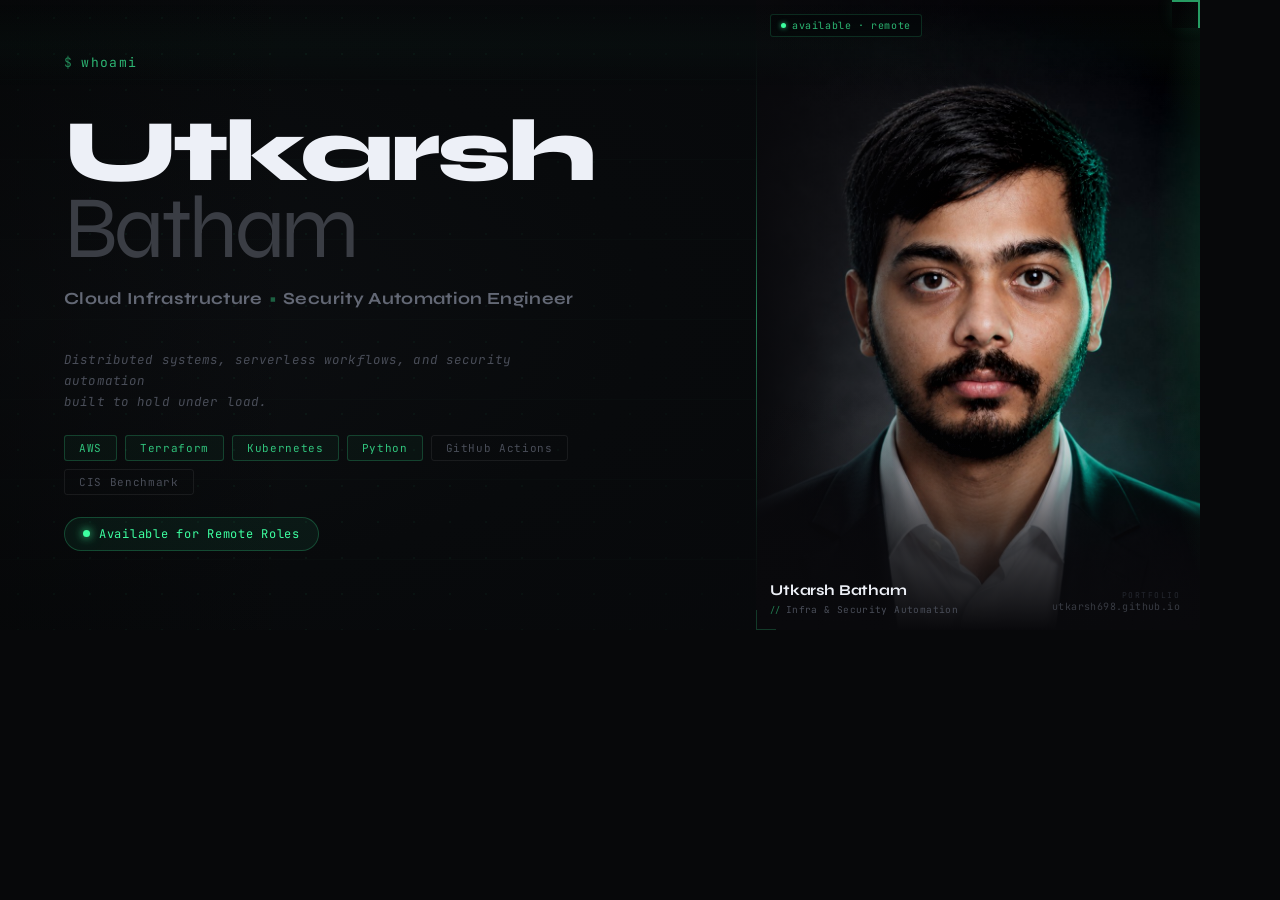
<file: og-image.html>
<!DOCTYPE html>
<html>
<head>
<meta charset="UTF-8">
<style>
@import url('https://fonts.googleapis.com/css2?family=JetBrains+Mono:wght@400;500;600&family=Syne:wght@700;800&display=swap');

* { margin: 0; padding: 0; box-sizing: border-box; }

html, body {
  width: 1200px;
  height: 630px;
  overflow: hidden;
  background: #07080a;
}

body {
  font-family: 'JetBrains Mono', monospace;
  position: relative;
}

/* ── BACKGROUND LAYERS ─────────────────────────────────── */

/* Base: near-black with charcoal warmth */
.bg-base {
  position: absolute; inset: 0;
  background: radial-gradient(ellipse 120% 100% at 0% 50%,
    #0d0f12 0%, #080a0c 45%, #06070a 100%);
}

/* Dot grid — very faint, left-biased */
.bg-dots {
  position: absolute; inset: 0;
  background-image: radial-gradient(rgba(61,255,160,.1) 1px, transparent 1px);
  background-size: 36px 36px;
  mask-image: linear-gradient(90deg,
    rgba(0,0,0,.6) 0%,
    rgba(0,0,0,.3) 50%,
    transparent 72%
  );
}

/* Subtle horizontal technical lines */
.bg-lines {
  position: absolute; inset: 0;
  background-image:
    linear-gradient(0deg, rgba(61,255,160,.025) 1px, transparent 1px);
  background-size: 1px 80px;
  opacity: .6;
}

/* Left glow — soft green ambient from portrait rim light */
.bg-glow-left {
  position: absolute;
  right: 80px; top: -100px; bottom: -100px;
  width: 500px;
  background: radial-gradient(ellipse 60% 80% at 100% 50%,
    rgba(61,255,160,.13) 0%,
    rgba(61,255,160,.04) 40%,
    transparent 70%
  );
  pointer-events: none;
}

/* Deep shadow left edge — grounds the composition */
.bg-shadow-left {
  position: absolute; inset: 0;
  background: linear-gradient(90deg,
    rgba(4,5,6,.5) 0%, transparent 25%
  );
}

/* ── VERTICAL DIVIDER ──────────────────────────────────── */
.divider {
  position: absolute;
  left: 756px; /* 63% of 1200 */
  top: 6%; bottom: 6%;
  width: 1px;
  background: linear-gradient(180deg,
    transparent 0%,
    rgba(61,255,160,.08) 15%,
    rgba(61,255,160,.45) 50%,
    rgba(61,255,160,.08) 85%,
    transparent 100%
  );
  z-index: 10;
}

/* ── LEFT CONTENT ──────────────────────────────────────── */
.left {
  position: absolute;
  left: 0; top: 0; bottom: 0;
  width: 756px;
  display: flex;
  flex-direction: column;
  justify-content: flex-start;
  padding: 54px 60px 54px 64px;
  gap: 22px;
  z-index: 20;
}

/* Prompt */
.prompt {
  font-size: 13px;
  color: rgba(61,255,160,.7);
  letter-spacing: .1em;
  margin-bottom: 20px;
  display: flex; align-items: center; gap: 8px;
}
.prompt-caret { color: rgba(61,255,160,.5); }

/* Name */
.name {
  font-family: 'Syne', sans-serif;
  font-size: 88px;
  font-weight: 800;
  line-height: .88;
  letter-spacing: -.04em;
  color: #edf0f7;
  margin-bottom: 0;
}
.name .last {
  display: block;
  color: #3a3d44;
  font-weight: 400;
}

/* Subtitle */
.subtitle {
  font-family: 'Syne', sans-serif;
  font-size: 17px;
  font-weight: 700;
  color: #636875;
  letter-spacing: .02em;
  margin-bottom: 20px;
  line-height: 1;
}
.subtitle .sep { color: rgba(61,255,160,.35); margin: 0 6px; }

/* Statement */
.statement {
  font-size: 12.5px;
  color: #494d58;
  line-height: 1.7;
  margin-bottom: 0;
  max-width: 520px;
  letter-spacing: .01em;
  font-style: italic;
}

/* Tech chips */
.chips {
  display: flex; gap: 8px; flex-wrap: wrap;
  margin-bottom: 0;
}
.chip {
  font-size: 11px; letter-spacing: .06em;
  padding: 5px 14px;
  border: 1px solid rgba(61,255,160,.2);
  border-radius: 3px;
  color: rgba(61,255,160,.75);
  background: rgba(61,255,160,.04);
}
.chip.muted {
  border-color: rgba(255,255,255,.07);
  color: #494d58;
  background: transparent;
}

/* Availability badge */
.badge {
  display: inline-flex; align-items: center; gap: 9px;
  font-size: 12px;
  color: #3dffa0;
  padding: 8px 18px;
  border: 1px solid rgba(61,255,160,.22);
  border-radius: 100px;
  background: rgba(61,255,160,.06);
  letter-spacing: .06em;
  width: fit-content;
}
.badge-dot {
  width: 7px; height: 7px; border-radius: 50%;
  background: #3dffa0;
  box-shadow: 0 0 8px rgba(61,255,160,.9), 0 0 16px rgba(61,255,160,.4);
}

/* ── RIGHT — PORTRAIT MODULE ───────────────────────────── */
.right {
  position: absolute;
  left: 756px; top: 0; right: 0; bottom: 0;
  overflow: hidden;
  background: #09090c;
  z-index: 5;
}

/* Portrait image — fills panel, upper chest crop */
.portrait {
  position: absolute;
  inset: 0;
  overflow: hidden;
}
.portrait img {
  width: 100%;
  height: 115%;
  object-fit: cover;
  object-position: center 5%;
  display: block;
  filter: contrast(1.04) brightness(.95) saturate(1.05);
}

/* Left-edge blend — portrait melts into divider */
.portrait-fade-left {
  position: absolute; inset: 0;
  background: linear-gradient(90deg,
    rgba(9,9,12,.9) 0%,
    rgba(9,9,12,.4) 22%,
    transparent 48%
  );
  z-index: 2;
}

/* Bottom vignette */
.portrait-fade-bottom {
  position: absolute; bottom: 0; left: 0; right: 0;
  height: 38%;
  background: linear-gradient(0deg,
    rgba(9,9,12,1) 0%,
    rgba(9,9,12,.75) 35%,
    rgba(9,9,12,.2) 70%,
    transparent 100%
  );
  z-index: 2;
}

/* Top vignette — subtle */
.portrait-fade-top {
  position: absolute; top: 0; left: 0; right: 0;
  height: 18%;
  background: linear-gradient(180deg,
    rgba(9,9,12,.5) 0%, transparent 100%
  );
  z-index: 2;
}

/* Green rim-light ambient — right edge, matching photo lighting */
.portrait-rim {
  position: absolute;
  right: -40px; top: 0; bottom: 0;
  width: 180px;
  background: radial-gradient(ellipse 70% 80% at 100% 42%,
    rgba(61,255,160,.22) 0%,
    rgba(61,255,160,.07) 45%,
    transparent 70%
  );
  z-index: 3; pointer-events: none;
}

/* Top-right corner accent — rim light corner */
.corner-tr {
  position: absolute; top: 0; right: 0;
  width: 28px; height: 28px;
  border-top: 2px solid rgba(61,255,160,.6);
  border-right: 2px solid rgba(61,255,160,.6);
  z-index: 10;
  box-shadow: 5px -5px 20px rgba(61,255,160,.18);
}

/* Bottom-left corner */
.corner-bl {
  position: absolute; bottom: 0; left: 0;
  width: 20px; height: 20px;
  border-bottom: 1px solid rgba(61,255,160,.2);
  border-left: 1px solid rgba(61,255,160,.2);
  z-index: 10;
}

/* Portrait bottom metadata */
.portrait-meta {
  position: absolute; bottom: 0; left: 0;
  width: 58%;
  padding: 16px 14px 14px;
  z-index: 5;
}
.portrait-name {
  font-family: 'Syne', sans-serif;
  font-size: 15px; font-weight: 700;
  color: #edf0f7; margin-bottom: 4px;
  letter-spacing: -.01em;
}
.portrait-role {
  font-size: 9.5px; color: #494d58;
  letter-spacing: .04em;
  display: flex; align-items: center; gap: 5px;
  white-space: nowrap;
}
.portrait-role::before {
  content: '//'; color: rgba(61,255,160,.5); font-size: 8.5px;
  flex-shrink: 0;
}

/* Portrait status chip — top area */
.portrait-status {
  position: absolute;
  top: 14px; left: 14px;
  display: flex; align-items: center; gap: 6px;
  font-size: 10px; color: rgba(61,255,160,.7);
  background: rgba(5,6,8,.88);
  border: 1px solid rgba(61,255,160,.15);
  padding: 4px 10px; border-radius: 3px;
  backdrop-filter: blur(8px);
  z-index: 6; letter-spacing: .06em;
}
.ps-dot {
  width: 5px; height: 5px; border-radius: 50%;
  background: #3dffa0; box-shadow: 0 0 5px rgba(61,255,160,.8);
}

/* ── BOTTOM RIGHT METADATA ─────────────────────────────── */
.meta-br {
  position: absolute;
  bottom: 18px; right: 20px;
  text-align: right;
  z-index: 30;
  line-height: 1;
}
.meta-label {
  font-size: 8px; color: #252830;
  text-transform: uppercase; letter-spacing: .18em;
  margin-bottom: 3px;
  display: block;
}
.meta-url {
  font-size: 10px; color: #383b43;
  letter-spacing: .04em;
  display: block;
}

/* Scanline — very subtle sweep */
.scanline {
  position: absolute; left: 0; right: 0;
  height: 90px;
  background: linear-gradient(180deg, transparent, rgba(61,255,160,.018), transparent);
  animation: sweep 8s ease-in-out infinite;
  z-index: 25; pointer-events: none;
}
@keyframes sweep {
  0%   { top: -90px; }
  100% { top: 720px; }
}
</style>
</head>
<body>

<!-- Background layers -->
<div class="bg-base"></div>
<div class="bg-dots"></div>
<div class="bg-lines"></div>
<div class="bg-glow-left"></div>
<div class="bg-shadow-left"></div>

<!-- Vertical divider -->
<div class="divider"></div>

<!-- Scanline sweep -->
<div class="scanline"></div>

<!-- LEFT CONTENT -->
<div class="left">

  <div class="prompt">
    <span class="prompt-caret">$</span> whoami
  </div>

  <div class="name">
    Utkarsh<span class="last">Batham</span>
  </div>

  <div class="subtitle">
    Cloud Infrastructure<span class="sep">•</span>Security Automation Engineer
  </div>

  <div class="statement">
    Distributed systems, serverless workflows, and security automation<br>
    built to hold under load.
  </div>

  <div class="chips">
    <span class="chip">AWS</span>
    <span class="chip">Terraform</span>
    <span class="chip">Kubernetes</span>
    <span class="chip">Python</span>
    <span class="chip muted">GitHub Actions</span>
    <span class="chip muted">CIS Benchmark</span>
  </div>

  <div class="badge">
    <span class="badge-dot"></span>
    Available for Remote Roles
  </div>

</div>

<!-- RIGHT — PORTRAIT MODULE -->
<div class="right">
  <div class="portrait">
    <img src="[data-uri]" alt="Utkarsh Batham">
  </div>
  <div class="portrait-fade-left"></div>
  <div class="portrait-fade-bottom"></div>
  <div class="portrait-fade-top"></div>
  <div class="portrait-rim"></div>

  <div class="corner-tr"></div>
  <div class="corner-bl"></div>

  <div class="portrait-status">
    <span class="ps-dot"></span> available · remote
  </div>

  <div class="portrait-meta">
    <div class="portrait-name">Utkarsh Batham</div>
    <div class="portrait-role">Infra & Security Automation</div>
  </div>
</div>

<!-- Bottom-right metadata -->
<div class="meta-br">
  <div class="meta-label">Portfolio</div>
  <div class="meta-url">utkarsh698.github.io</div>
</div>

</body>
</html>
</file>
